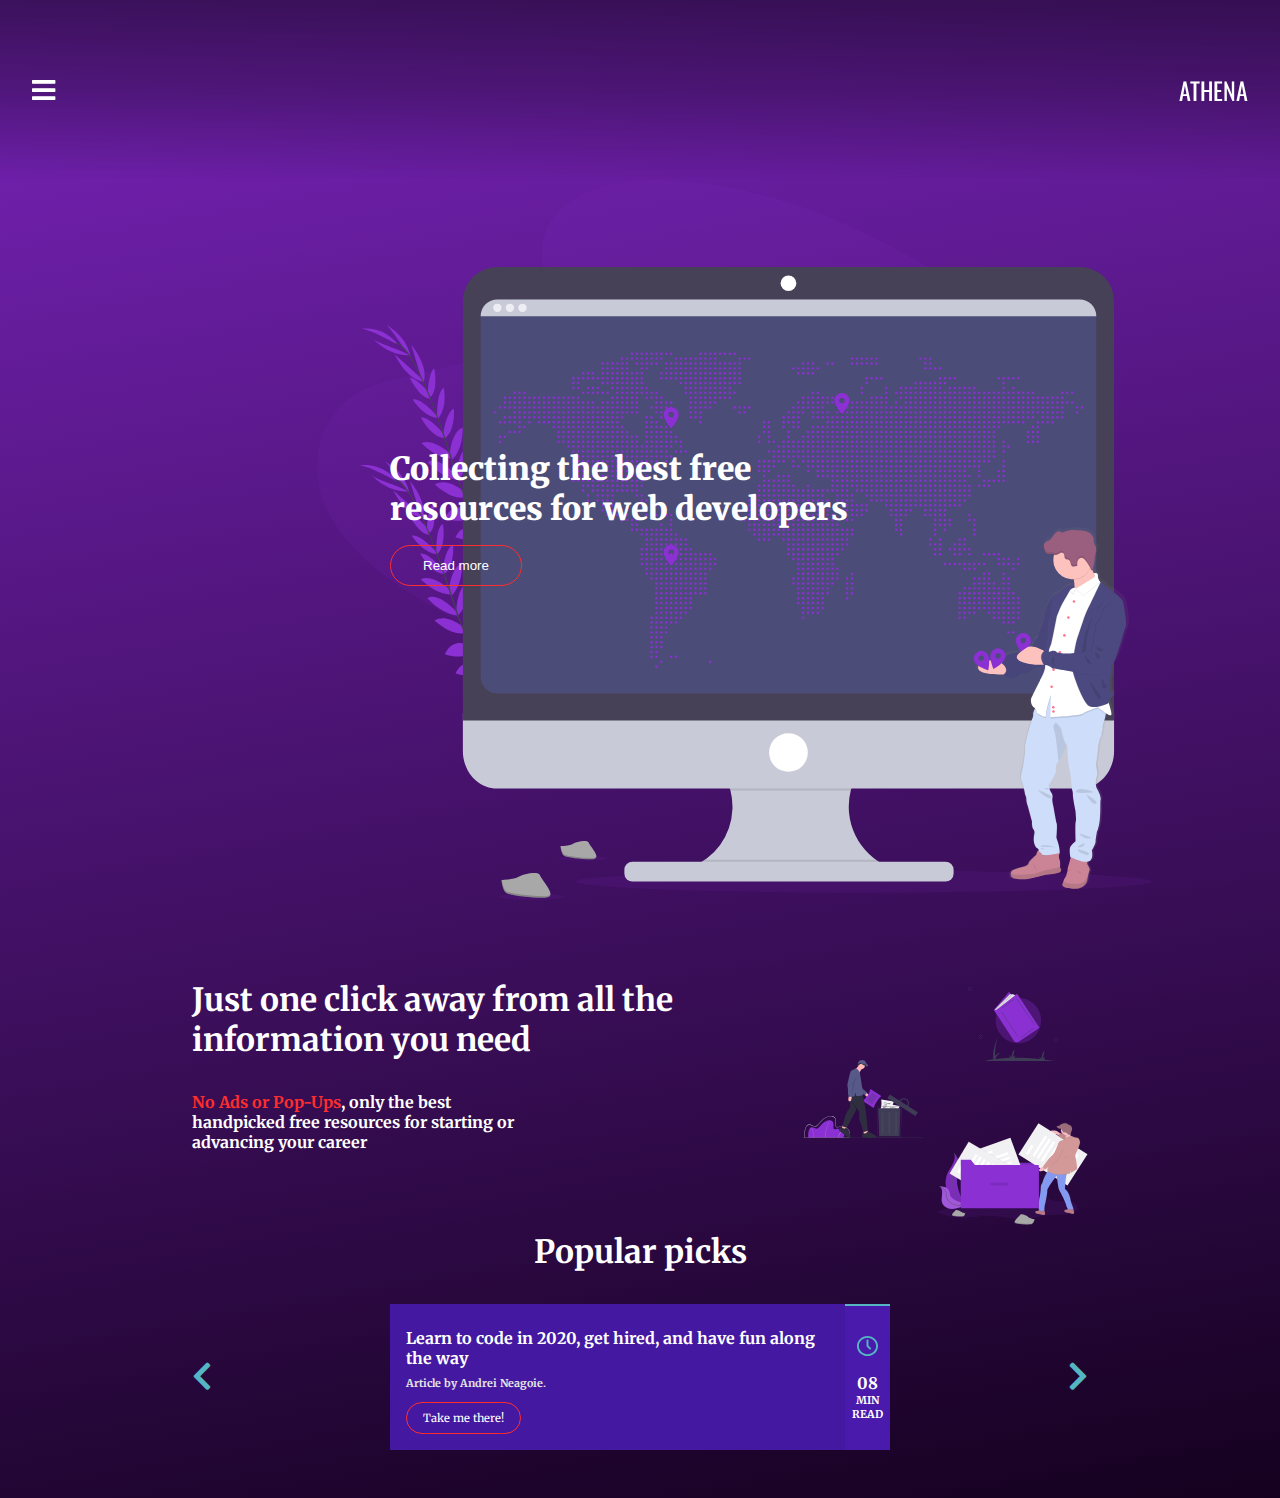
<file: index.html>
<!DOCTYPE html>
<html lang="en">
  <head>
    <meta charset="UTF-8" />
    <meta name="viewport" content="width=device-width, initial-scale=1.0" />
    <title>Athena</title>
    <link rel="stylesheet" href="style.css" />
    <link rel="stylesheet" href="fontawesome-free-5.13.0-web/css/all.min.css" />
    <link
      href="https://fonts.googleapis.com/css2?family=Merriweather:wght@400;700;900&family=Oswald:wght@400;500;700&display=swap"
      rel="stylesheet"
    />
  </head>
  <body>
    <div class="navbar-header">
      <button class="sidebar-toggle">
        <i class="fas fa-2x fa-bars"></i>
      </button>
      <a href="index.html"><h2>ATHENA</h2></a>
    </div>
    <aside class="sidebar">
      <div class="profile">
        <div class="online"></div>
        <img src="/user.jpg" class="user" alt="" />
      </div>
      <h4 class="welcome">Welcome Mr. Alderson</h4>
      <button class="close-btn">
        <i class="fas fa-2x fa-times"></i>
      </button>
      <ul class="links">
        <li>
          <a href="#">Home</a>
          <div class="underline"></div>
        </li>
        <li>
          <a href="articles.html">Articles</a>
          <div class="underline"></div>
        </li>
        <li>
          <a href="#">Css</a>
          <div class="underline"></div>
        </li>
        <li>
          <a href="#">Javascript</a>
          <div class="underline"></div>
        </li>
        <li>
          <a href="#">Git & Github</a>
          <div class="underline"></div>
        </li>
        <li>
          <a href="#">Web Design</a>
          <div class="underline"></div>
        </li>
        <li>
          <a href="#">Wev Dev Tools</a>
          <div class="underline"></div>
        </li>
        <li>
          <a href="#">Podcasts</a>
          <div class="underline"></div>
        </li>
        <li>
          <a href="#">Youtube Channels</a>
          <div class="underline"></div>
        </li>
      </ul>
    </aside>
    <div class="background-container">
      <div class="hero-container">
        <img src="svg/homehero.svg" class="home-vector" alt="" />
        <div class="hero">
          <h1 class="home-title">
            Collecting the best free resources for web developers
          </h1>
          <button class="cta-btn">Read more</button>
        </div>
      </div>
      <div class="home-scroll">
        <div class="info-center">
          <div class="info-text home-title">
            <h1>Just one click away from all the information you need</h1>
            <div class="description">
              <h4>
                <span>No Ads or Pop-Ups</span>, only the best handpicked free
                resources for starting or advancing your career
              </h4>
            </div>
          </div>
          <div class="vector-container">
            <img src="svg/book.svg" alt="" class="book" />
            <img src="svg/collecting.svg" alt="" class="collecting" />
            <img src="svg/trash.svg" alt="" class="trash" />
          </div>
        </div>
        <div class="popular-picks"></div>
      </div>

      <div class="popular">
        <h1 class="popular-title">Popular picks</h1>
        <div class="slider">
          <button class="prev-btn slider-btn">
            <i class="fas fa-chevron-left"></i>
          </button>
          <div class="card">
            <div class="content-container">
              <h4 class="card-title">
                Learn to code in 2020, get hired, and have fun along the way
              </h4>
              <h6 class="card-subtitle">Article by Andrei Negaoie.</h6>
              <a class="card-cta" href="" target="_blank">Take me there!</a>
            </div>
            <div class="time-container">
              <img src="svg/clock.svg" alt="" class="clock" />
              <h4 class="minutes">08</h4>
              <h6>MIN</h6>
              <h6>READ</h6>
            </div>
          </div>
          <button class="next-btn slider-btn">
            <i class="fas fa-chevron-right"></i>
          </button>
        </div>
      </div>
    </div>
    <script type="text/javascript" src="js/script.js"></script>
  </body>
</html>
</file>
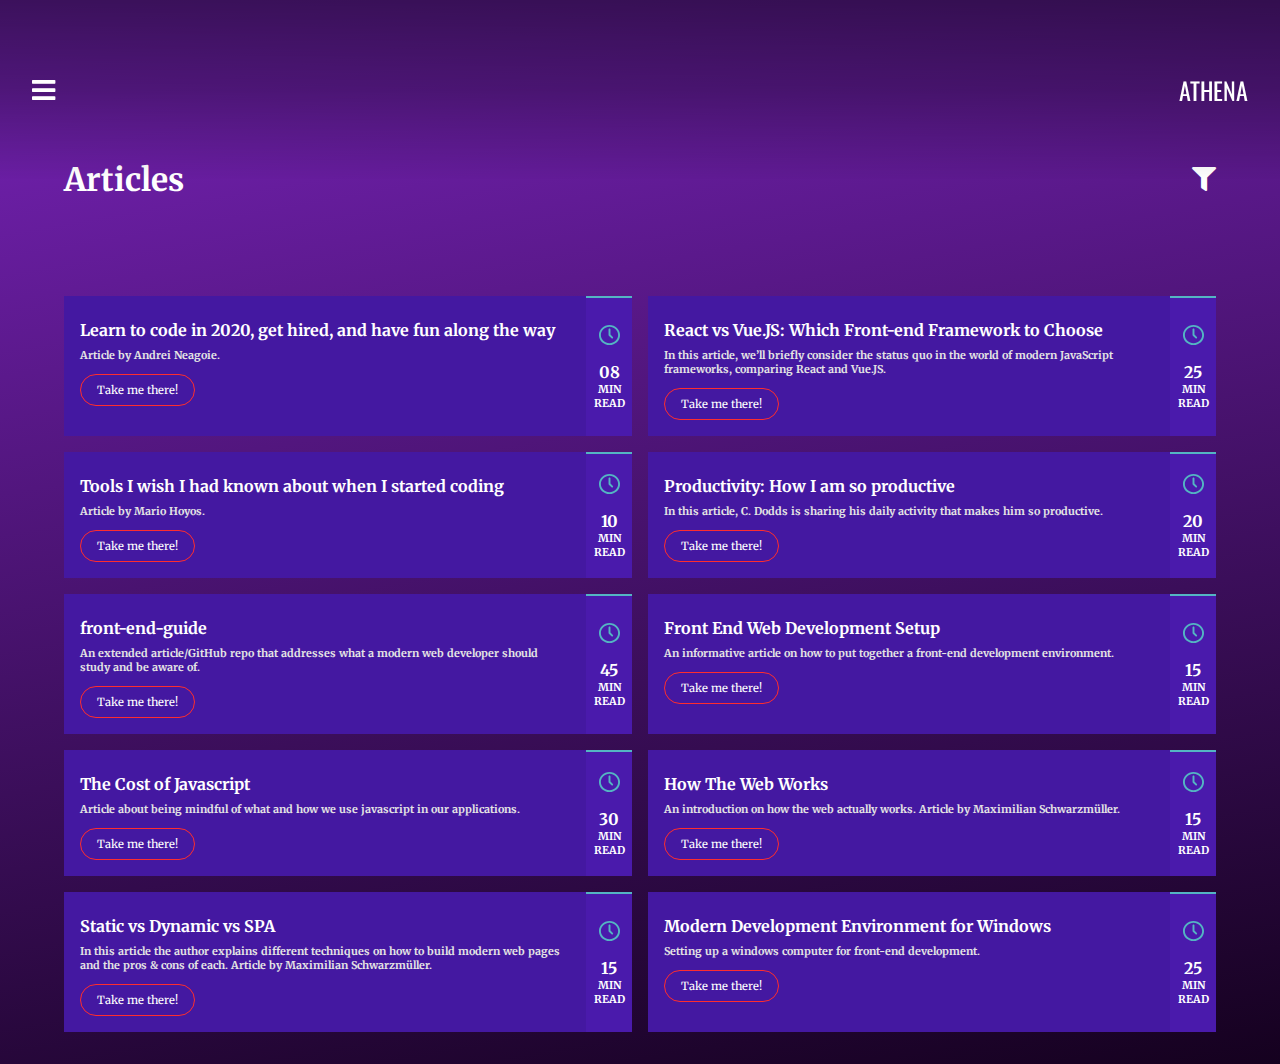
<file: articles.html>
<!DOCTYPE html>
<html lang="en">
  <head>
    <meta charset="UTF-8" />
    <meta name="viewport" content="width=device-width, initial-scale=1.0" />
    <title>Articles - Athena</title>
    <link rel="stylesheet" href="style.css" />
    <link rel="stylesheet" href="fontawesome-free-5.13.0-web/css/all.min.css" />
    <link
      href="https://fonts.googleapis.com/css2?family=Merriweather:wght@400;700;900&family=Oswald:wght@400;500;700&display=swap"
      rel="stylesheet"
    />
  </head>
  <body>
    <div class="navbar-header">
      <button class="sidebar-toggle">
        <i class="fas fa-2x fa-bars"></i>
      </button>
      <a href="index.html"><h2>ATHENA</h2></a>
    </div>
    <aside class="sidebar">
      <div class="profile">
        <div class="online"></div>
        <img src="/user.jpg" class="user" alt="" />
      </div>
      <h4 class="welcome">Welcome Mr. Alderson</h4>
      <button class="close-btn">
        <i class="fas fa-2x fa-times"></i>
      </button>
      <ul class="links">
        <li>
          <a href="index.html">Home</a>
          <div class="underline"></div>
        </li>
        <li>
          <a href="#">Articles</a>
          <div class="underline"></div>
        </li>
        <li>
          <a href="#">Css</a>
          <div class="underline"></div>
        </li>
        <li>
          <a href="#">Javascript</a>
          <div class="underline"></div>
        </li>
        <li>
          <a href="#">Git & Github</a>
          <div class="underline"></div>
        </li>
        <li>
          <a href="#">Web Design</a>
          <div class="underline"></div>
        </li>
        <li>
          <a href="#">Wev Dev Tools</a>
          <div class="underline"></div>
        </li>
        <li>
          <a href="#">Podcasts</a>
          <div class="underline"></div>
        </li>
        <li>
          <a href="#">Youtube Channels</a>
          <div class="underline"></div>
        </li>
      </ul>
    </aside>
    <div class="background-container">
      <div class="articles-container">
        <div class="section-header">
          <h1 class="section-title">Articles</h1>
          <button class="display-filter-btn"><i class="fas fa-filter"></i></button>
        </div>
          <div class="filter-overlay">
          <div class="filter-container">
            <div class="filter-header">
              <h4>Filter</h4>
              <button class="close-filter-btn"><i class="fas fa-times"></i></button>
            </div>
            <div class="filter-btn-container">
            <button class="filter-btn" data-id="all">All</button>
            <button class="filter-btn" data-id="frontend">Front-end</button>
            <button class="filter-btn" data-id="backend">Back-end</button>
            <button class="filter-btn" data-id="framework">Framework</button>
            <button class="filter-btn" data-id="tools">Tools</button>
            <button class="filter-btn" data-id="javascript">Javascript</button>
            <button class="filter-btn" data-id="motivation">Motivation</button>
          </div>
          </div>
        </div>
      </div>
        <div class="articles-center">
        </div>
      </div>
    </div>
    <script type="text/javascript" src="js/articles.js"></script>
  </body>
</html>
</file>
<file: style.css>
* {
  padding: 0;
  margin: 0;
  box-sizing: border-box;
}

body {
  height: 100vh;
  font-family: "Merriweather", serif;
}

li {
  list-style: none;
}

.navbar-header {
  position: fixed;
  top: 0;
  width: 100%;
  height: 20vh;
  display: flex;
  justify-content: space-between;
  align-items: center;
  z-index: 5;
  background-image: linear-gradient(
    180deg,
    rgba(0, 0, 0, 0.5),
    rgba(0, 0, 0, 0.3),
    rgba(0, 0, 0, 0)
  );
}

.sidebar-toggle {
  margin-left: 2rem;
  background: transparent;
  border: transparent;
  cursor: pointer;
  color: white;
}

.navbar-header h2 {
  margin-right: 2rem;
  color: white;
  font-family: "Oswald", sans-serif;
  font-weight: 400;
}

.navbar-header a {
  text-decoration: none;
}

.sidebar-toggle:focus {
  outline: none;
}

.sidebar-toggle:hover {
  transform: rotate(90deg);
  transition: all 0.3s ease-in-out;
}

.close-btn {
  position: absolute;
  top: 1rem;
  right: 1rem;
  background: transparent;
  border: transparent;
  color: #986ecf;
  cursor: pointer;
  transition: all 0.3s linear;
}

.close-btn:hover {
  transform: rotate(360deg);
}

.close-btn:focus {
  outline: none;
}

.profile {
  position: relative;
  max-width: 100px;
  margin-top: 1rem;
}

.online {
  height: 15px;
  width: 15px;
  border-radius: 50rem;
  background: #58df66;
  position: absolute;
  top: 0;
  right: 1rem;
}

.user {
  object-fit: cover;
  height: 100px;
  border-radius: 500rem;
}

.welcome {
  text-align: center;
  color: rgb(224, 224, 224);
  margin-bottom: 2rem;
  margin-top: 1rem;
}

.links {
  align-self: flex-start;
  padding-left: 10%;
}

.links a {
  display: block;
  padding: 0.5rem 0;
  color: white;
  transition: all 0.2s linear;
  text-decoration: none;
}

.links a:hover {
  background-color: rgb(95, 18, 140);
}

.underline {
  width: 200px;
  height: 2px;
  background: rgba(228, 207, 244, 0.1);
}

.sidebar {
  position: fixed;
  top: 0;
  left: 0;
  width: 300px;
  height: 100%;
  background-image: linear-gradient(60deg, #58128d, #0f0225);
  display: flex;
  align-items: center;
  flex-direction: column;
  transition: all 0.3s linear;
  transform: translate(-100%);
  z-index: 6;
}

.show-sidebar {
  transform: translate(0);
}

.hero-container {
  position: relative;
  height: 100vh;
  width: 100%;
  display: flex;
  flex-direction: column;
  align-items: center;
  justify-content: center;
}

.hero {
  max-width: 400px;
  z-index: 1;
  text-align: center;
}

.home-vector {
  height: 10rem;
  bottom: 40%;
  margin: 0 auto;
}

.home-title {
  color: white;
  font-weight: 900;
}

.cta-btn {
  padding: 0.75rem 2rem;
  background: transparent;
  border: 1px solid #ff2d2d;
  border-radius: 50rem;
  color: white;
  margin-top: 1rem;
  cursor: pointer;
  transition: all 0.2s linear;
}

.cta-btn:hover {
  border: 1px solid white;
  color: #ff2d2d;
}

.cta-btn:focus {
  outline: none;
}

html {
  font-size: 14px;
}

/* Home Scroll */

.home-scroll {
  width: 100%;
}

.info-center {
  width: 100%;
  margin: 0 auto;
  padding: 5rem 0;
  position: relative;
}

.info-text {
  text-align: center;
  width: 90%;
  margin: 0 auto;
}

.description {
  margin-top: 2rem;
}

.description span {
  color: #ff2d2d;
}

.vector-container {
  display: grid;
  place-items: center;
  margin-top: 1.5rem;
}

.trash {
  display: none;
}

.book {
  display: none;
}

.collecting {
  width: 40%;
}

/* Media Queries */

@media screen and (min-width: 320px) {
  html {
    font-size: calc(16px + 6 * ((100vw - 320px) / 680));
  }
}

@media screen and (min-width: 1024px) {
  .home-vector {
    position: absolute;
    bottom: 0;
    right: 10%;
    height: 80%;
  }
  .hero {
    text-align: left;
    padding-top: 15vh;
    max-width: 500px;
  }
  html {
    font-size: 16px;
  }
  .info-text {
    text-align: left;
    max-width: 500px;
    margin-left: 15%;
  }
  .description {
    max-width: 70%;
  }
  .collecting {
    bottom: 0;
    right: 0;
    width: 100%;
    grid-row: 2 / 3;
  }
  .book {
    display: block;
    width: 60%;
  }
  .trash {
    display: block;
    width: 80%;
    grid-row: 1 / 3;
    grid-column: 1 / 2;
  }
  .vector-container {
    height: 250px;
    position: absolute;
    right: 15%;
    bottom: 10%;
    grid-template-columns: 150px 150px;
    grid-template-rows: 150px 150px;
  }
}

@media screen and (min-width: 1700px) {
  html {
    font-size: 32px;
  }

  .hero {
    max-width: 800px;
  }
  .info-text {
    max-width: 800px;
  }
  .vector-container {
    bottom: 50%;
    grid-template-columns: 300px 300px;
    grid-template-rows: 300px 300px;
  }
  .cta-btn {
    font-size: 1rem;
  }
  .close-btn {
    font-size: 0.6rem;
  }
  .online {
    right: 0.5rem;
  }
}

.background-container {
  width: 100%;
  min-height: 100%;
  background-image: linear-gradient(170deg, #7823b9, #15011f);
}

.popular {
  display: grid;
  place-items: center;
  padding-bottom: 3rem;
}

.popular-title {
  color: white;
  margin-bottom: 2rem;
}

.slider {
  display: flex;
  width: 90%;
  margin: 0 auto;
  justify-content: center;
  align-items: center;
}

.card {
  width: 80%;
  margin: 0 auto;
}

.card-cta {
  text-decoration: none;
}
.article-cta {
  text-decoration: none;
}

.content-container {
  background-color: #4418a1;
  width: 100%;
  margin: 0 auto;
  padding: 1.5rem 1rem;
}

.time-container {
  display: none;
}

.card-title {
  color: white;
  margin-bottom: 0.5rem;
}
.card-subtitle {
  color: rgb(228, 228, 228);
  margin-bottom: 1rem;
}

.card-cta {
  padding: 0.5rem 1rem;
  border: 1px solid #ff2d2d;
  background: transparent;
  color: white;
  border-radius: 50rem;
  font-size: 0.7rem;
  cursor: pointer;
  transition: all 0.2s linear;
}

.card-cta:hover {
  color: #ff2d2d;
  border: 1px solid white;
}

.card-cta:focus {
  outline: none;
}

.slider-btn {
  background: transparent;
  font-size: 1.5rem;
  border: none;
  color: #54b5c3;
  cursor: pointer;
}

.slider-btn:hover {
  color: #5b3ca1;
}

.slider-btn:focus {
  outline: none;
}

@media screen and (min-width: 1024px) {
  .card {
    display: flex;
    margin: 0 auto;
    max-width: 500px;
  }
  .content-container {
    margin: 0;
  }

  .time-container {
    display: flex;
    flex-direction: column;
    justify-content: center;
    align-items: center;
    max-width: 50px;
    background-color: #4a1aac;
    border-top: 2px solid #54b5c3;
  }

  .clock {
    width: 50%;
    color: #54b5c3;
    margin-bottom: 1rem;
  }
  .time-container h4,
  h6 {
    color: white;
  }

  .prev-btn {
    margin-left: 8rem;
    font-size: 2rem;
  }
  .next-btn {
    margin-right: 8rem;
    font-size: 2rem;
  }
}

@media screen and (min-width: 1700px) {
  .card {
    max-width: 800px;
  }
  .time-container {
    max-width: 150px;
  }
  .sidebar-toggle {
    font-size: 0.8rem;
  }
}

/* Filter modal */

.filter-overlay {
  display: grid;
  place-items: center;
  position: fixed;
  top: 0;
  left: 0;
  width: 100%;
  height: 100%;
  background-color: rgba(0, 0, 0, 0.8);
  visibility: hidden;
  z-index: -10;
}

.show-filter {
  visibility: visible;
  z-index: 10;
}

.filter-container {
  position: relative;
  width: 60vw;
  height: 70vh;
  border-radius: 0.5rem;
  background-image: linear-gradient(-60deg, #58128d, #1b0541);
}

.filter-header {
  display: flex;
  justify-content: space-between;
  align-items: center;
  width: 90%;
  margin: 1rem auto;
}

.filter-header h4 {
  color: white;
}

.close-filter-btn {
  font-size: 1.2rem;
  background: transparent;
  border: transparent;
  cursor: pointer;
  color: #986ecf;
  transition: all 0.3s linear;
}

.close-filter-btn:hover {
  transform: rotate(360deg);
}

.close-filter-btn:focus {
  outline: none;
}

.filter-btn-container {
  display: flex;
  flex-direction: column;
  align-items: center;
  justify-content: center;
  margin-top: 2rem;
}

.filter-btn {
  padding: 0.25rem 0.5rem;
  background: transparent;
  border: 1px solid #54b5c3;
  border-radius: 50rem;
  margin: 0.5rem auto;
  color: white;
  cursor: pointer;
  transition: all 0.3s linear;
}
.filter-btn:hover {
  border: 1px solid white;
  color: #ff2d2d;
}

.filter-btn:focus {
  outline: none;
}

/* Article card */

.articles-container {
  padding-top: 6rem;
  padding-bottom: 2rem;
}

.articles-center {
  width: 100%;
  padding-bottom: 2rem;
}

.article-card {
  margin: 1rem auto;
  width: 80%;
}

.section-header {
  display: flex;
  justify-content: space-between;
  width: 90%;
  margin: 4rem auto;
}

.section-title {
  color: white;
}

.display-filter-btn {
  border: transparent;
  background: transparent;
  color: white;
  font-size: 1.5rem;
  cursor: pointer;
  transition: all 0.3s linear;
}
.display-filter-btn:focus {
  outline: none;
}

.display-filter-btn:hover {
  color: #54b5c3;
}

.article-title {
  color: white;
  margin-bottom: 0.5rem;
}
.article-subtitle {
  color: rgb(228, 228, 228);
  margin-bottom: 1rem;
}

.article-cta {
  padding: 0.5rem 1rem;
  border: 1px solid #ff2d2d;
  background: transparent;
  color: white;
  border-radius: 50rem;
  font-size: 0.7rem;
  cursor: pointer;
  transition: all 0.2s linear;
}

.article-cta:hover {
  color: #ff2d2d;
  border: 1px solid white;
}

.article-cta:focus {
  outline: none;
}

.card-container {
  background-color: #4418a1;
  width: 100%;
  margin: 0 auto;
  padding: 1.5rem 1rem;
}

.minutes-container {
  display: none;
}

@media screen and (min-width: 1024px) {
  .articles-center {
    display: grid;
    grid-template-columns: repeat(auto-fill, minmax(400px, 1fr));
    grid-gap: 1rem 1rem;
    width: 90%;
    margin: 0 auto;
  }

  .article-card {
    display: flex;
    margin: 0 auto;
    width: 100%;
  }
  .article-container {
    margin: 0;
  }

  .minutes-container {
    display: flex;
    flex-direction: column;
    justify-content: center;
    align-items: center;
    max-width: 50px;
    background-color: #4a1aac;
    border-top: 2px solid #54b5c3;
  }

  .clock {
    width: 50%;
    color: #54b5c3;
    margin-bottom: 1rem;
  }
  .minutes-container h4,
  h6 {
    color: white;
  }

  .filter-btn-container {
    display: grid;
    place-items: center;
    grid-template-columns: 1fr 1fr;
    margin-top: 2rem;
  }

  .filter-container {
    width: 50vw;
  }
}

@media screen and (min-width: 1700px) {
  .articles-center {
    grid-template-columns: repeat(auto-fill, minmax(700px, 1fr));
    grid-gap: 2rem 1rem;
  }

  .article-card {
    max-width: 800px;
  }
  .minutes-container {
    max-width: 150px;
  }

  .filter-btn {
    font-size: 1rem;
  }
}
</file>
